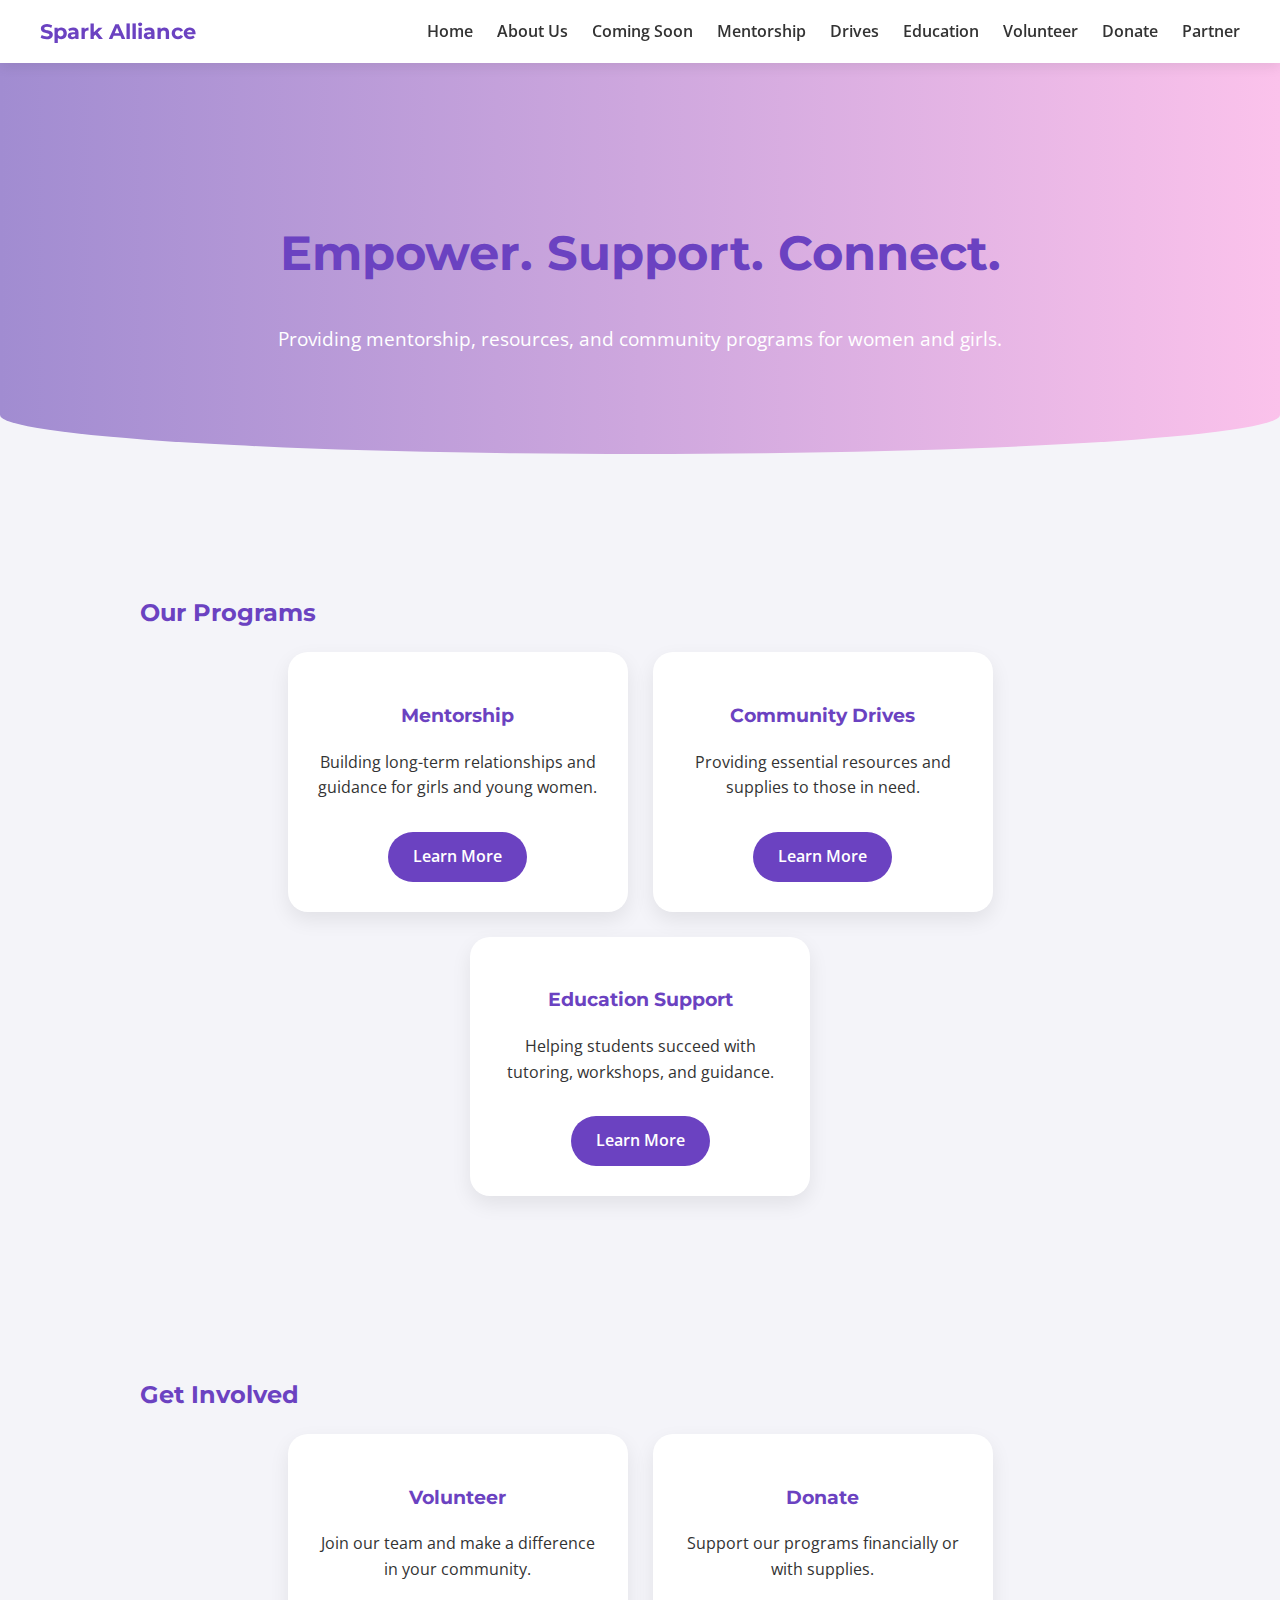
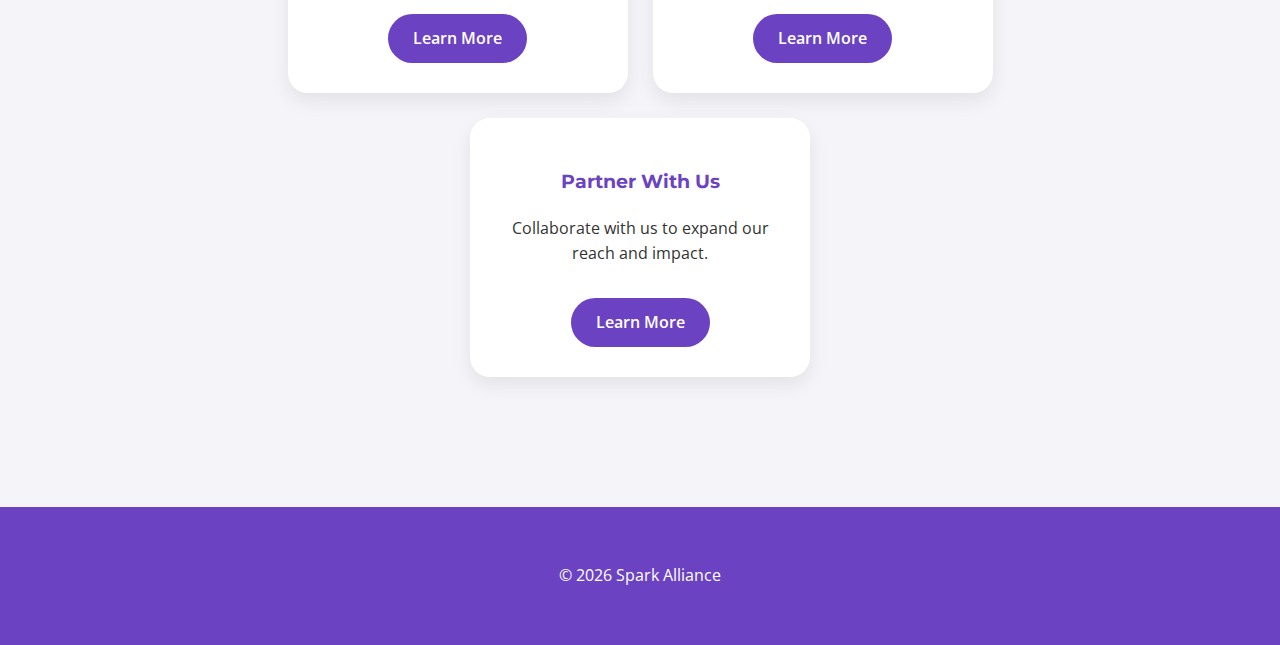
<file: index.html>
<!DOCTYPE html>
<html lang="en">
<head>
<meta charset="UTF-8">
<meta name="viewport" content="width=device-width, initial-scale=1.0">
<title>Spark Alliance</title>
<link href="https://fonts.googleapis.com/css2?family=Montserrat:wght@600&family=Open+Sans&display=swap" rel="stylesheet">
<link rel="stylesheet" href="style.css">
</head>
<body>

<nav class="navbar">
    <div class="logo">Spark Alliance</div>
    <div class="nav-links">
        <a href="index.html">Home</a>
        <a href="about.html">About Us</a>
	<a href="coming-soon.html">Coming Soon</a>
        <a href="mentorship.html">Mentorship</a>
        <a href="drives.html">Drives</a>
        <a href="education.html">Education</a>
        <a href="volunteer.html">Volunteer</a>
        <a href="donate.html">Donate</a>
        <a href="partner.html">Partner</a>
    </div>
</nav>

<header>
    <h1>Empower. Support. Connect.</h1>
    <p>Providing mentorship, resources, and community programs for women and girls.</p>
</header>

<section>
<h2>Our Programs</h2>
<div class="cards">
    <div class="card">
        <h3>Mentorship</h3>
        <p>Building long-term relationships and guidance for girls and young women.</p>
        <a href="mentorship.html">Learn More</a>
    </div>
    <div class="card">
        <h3>Community Drives</h3>
        <p>Providing essential resources and supplies to those in need.</p>
        <a href="drives.html">Learn More</a>
    </div>
    <div class="card">
        <h3>Education Support</h3>
        <p>Helping students succeed with tutoring, workshops, and guidance.</p>
        <a href="education.html">Learn More</a>
    </div>
</div>
</section>

<section>
<h2>Get Involved</h2>
<div class="cards">
    <div class="card">
        <h3>Volunteer</h3>
        <p>Join our team and make a difference in your community.</p>
        <a href="volunteer.html">Learn More</a>
    </div>
    <div class="card">
        <h3>Donate</h3>
        <p>Support our programs financially or with supplies.</p>
        <a href="donate.html">Learn More</a>
    </div>
    <div class="card">
        <h3>Partner With Us</h3>
        <p>Collaborate with us to expand our reach and impact.</p>
        <a href="partner.html">Learn More</a>
    </div>
</div>
</section>

<footer>
<p>© 2026 Spark Alliance</p>
</footer>

</body>
</html>
</file>
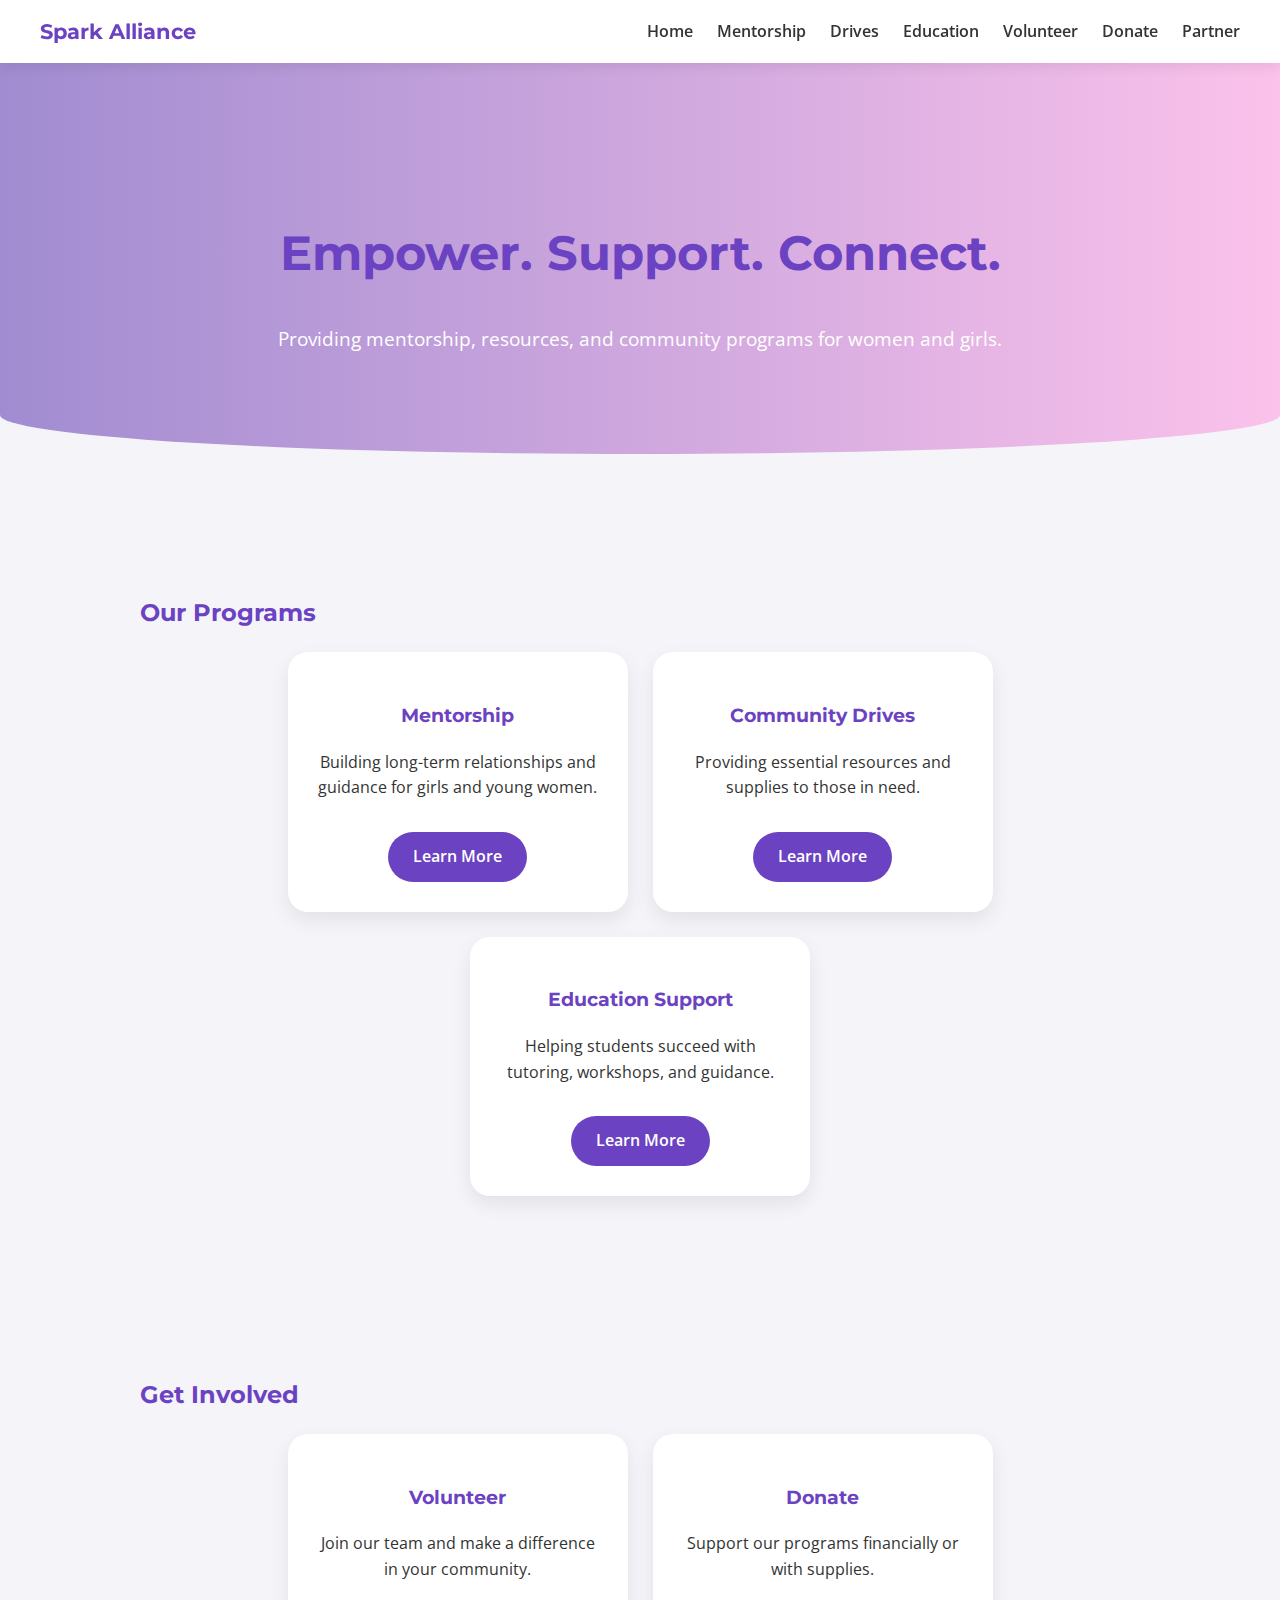
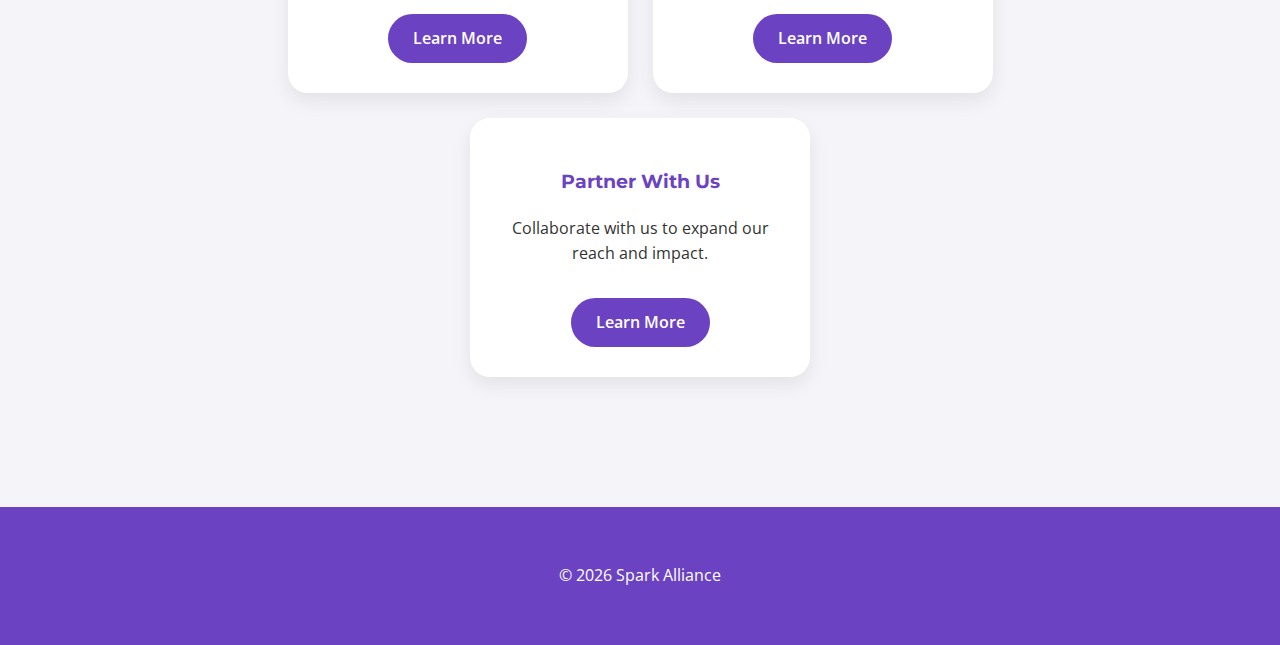
<file: SparkAllianceWebsite/index.html>
<!DOCTYPE html>
<html lang="en">
<head>
<meta charset="UTF-8">
<meta name="viewport" content="width=device-width, initial-scale=1.0">
<title>Spark Alliance</title>
<link href="https://fonts.googleapis.com/css2?family=Montserrat:wght@600&family=Open+Sans&display=swap" rel="stylesheet">
<link rel="stylesheet" href="style.css">
</head>
<body>

<nav class="navbar">
    <div class="logo">Spark Alliance</div>
    <div class="nav-links">
        <a href="index.html">Home</a>
        <a href="mentorship.html">Mentorship</a>
        <a href="drives.html">Drives</a>
        <a href="education.html">Education</a>
        <a href="volunteer.html">Volunteer</a>
        <a href="donate.html">Donate</a>
        <a href="partner.html">Partner</a>
    </div>
</nav>

<header>
    <h1>Empower. Support. Connect.</h1>
    <p>Providing mentorship, resources, and community programs for women and girls.</p>
</header>

<section>
<h2>Our Programs</h2>
<div class="cards">
    <div class="card">
        <h3>Mentorship</h3>
        <p>Building long-term relationships and guidance for girls and young women.</p>
        <a href="mentorship.html">Learn More</a>
    </div>
    <div class="card">
        <h3>Community Drives</h3>
        <p>Providing essential resources and supplies to those in need.</p>
        <a href="drives.html">Learn More</a>
    </div>
    <div class="card">
        <h3>Education Support</h3>
        <p>Helping students succeed with tutoring, workshops, and guidance.</p>
        <a href="education.html">Learn More</a>
    </div>
</div>
</section>

<section>
<h2>Get Involved</h2>
<div class="cards">
    <div class="card">
        <h3>Volunteer</h3>
        <p>Join our team and make a difference in your community.</p>
        <a href="volunteer.html">Learn More</a>
    </div>
    <div class="card">
        <h3>Donate</h3>
        <p>Support our programs financially or with supplies.</p>
        <a href="donate.html">Learn More</a>
    </div>
    <div class="card">
        <h3>Partner With Us</h3>
        <p>Collaborate with us to expand our reach and impact.</p>
        <a href="partner.html">Learn More</a>
    </div>
</div>
</section>

<footer>
<p>© 2026 Spark Alliance</p>
</footer>

</body>
</html>
</file>
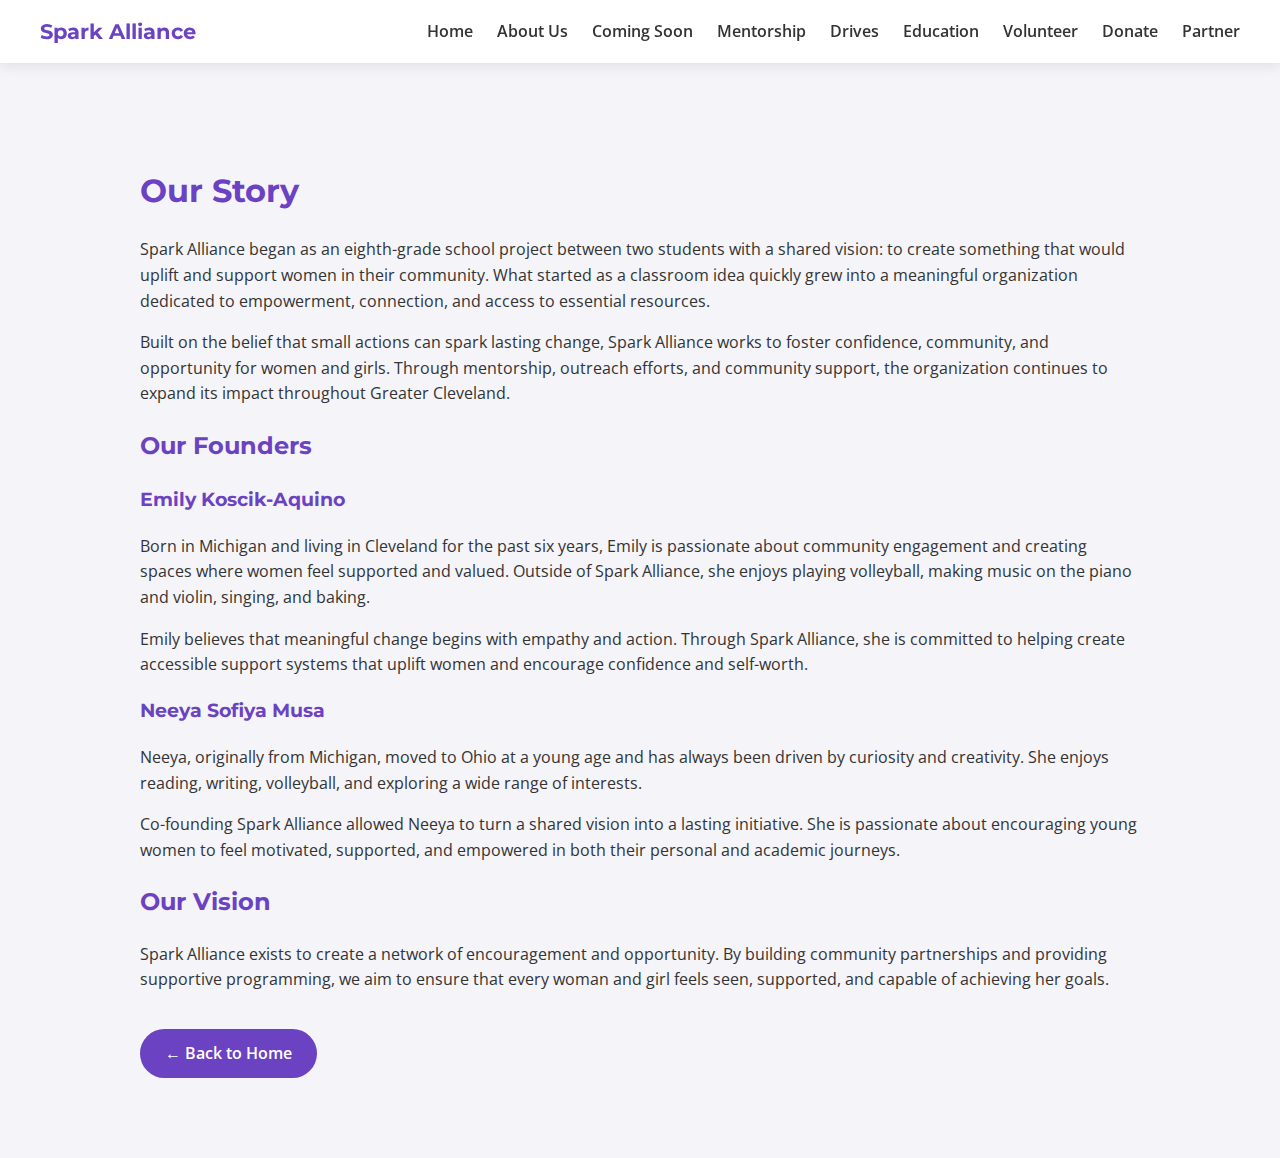
<file: about.html>
<!DOCTYPE html>
<html lang="en">
<head>
<meta charset="UTF-8">
<title>About Us | Spark Alliance</title>
<link href="https://fonts.googleapis.com/css2?family=Montserrat:wght@600&family=Open+Sans&display=swap" rel="stylesheet">
<link rel="stylesheet" href="style.css">
</head>
<body>

<nav class="navbar">
    <div class="logo">Spark Alliance</div>
    <div class="nav-links">
        <a href="index.html">Home</a>
        <a href="about.html">About Us</a>
	<a href="coming-soon.html">Coming Soon</a>
        <a href="mentorship.html">Mentorship</a>
        <a href="drives.html">Drives</a>
        <a href="education.html">Education</a>
        <a href="volunteer.html">Volunteer</a>
        <a href="donate.html">Donate</a>
        <a href="partner.html">Partner</a>
    </div>
</nav>

<section>

<h1>Our Story</h1>

<p>
Spark Alliance began as an eighth-grade school project between two students with a shared vision: 
to create something that would uplift and support women in their community. What started as a classroom idea 
quickly grew into a meaningful organization dedicated to empowerment, connection, and access to essential resources.
</p>

<p>
Built on the belief that small actions can spark lasting change, Spark Alliance works to foster confidence, 
community, and opportunity for women and girls. Through mentorship, outreach efforts, and community support, 
the organization continues to expand its impact throughout Greater Cleveland.
</p>

<h2>Our Founders</h2>

<h3>Emily Koscik-Aquino</h3>
<p>
Born in Michigan and living in Cleveland for the past six years, Emily is passionate about community engagement 
and creating spaces where women feel supported and valued. Outside of Spark Alliance, she enjoys playing volleyball, 
making music on the piano and violin, singing, and baking. 
</p>

<p>
Emily believes that meaningful change begins with empathy and action. Through Spark Alliance, she is committed 
to helping create accessible support systems that uplift women and encourage confidence and self-worth.
</p>

<h3>Neeya Sofiya Musa</h3>
<p>
Neeya, originally from Michigan, moved to Ohio at a young age and has always been driven by curiosity and creativity. 
She enjoys reading, writing, volleyball, and exploring a wide range of interests.
</p>

<p>
Co-founding Spark Alliance allowed Neeya to turn a shared vision into a lasting initiative. She is passionate about 
encouraging young women to feel motivated, supported, and empowered in both their personal and academic journeys.
</p>

<h2>Our Vision</h2>
<p>
Spark Alliance exists to create a network of encouragement and opportunity. By building community partnerships 
and providing supportive programming, we aim to ensure that every woman and girl feels seen, supported, 
and capable of achieving her goals.
</p>

<a href="index.html" class="button">← Back to Home</a>

</section>

</body>
</html>
</file>
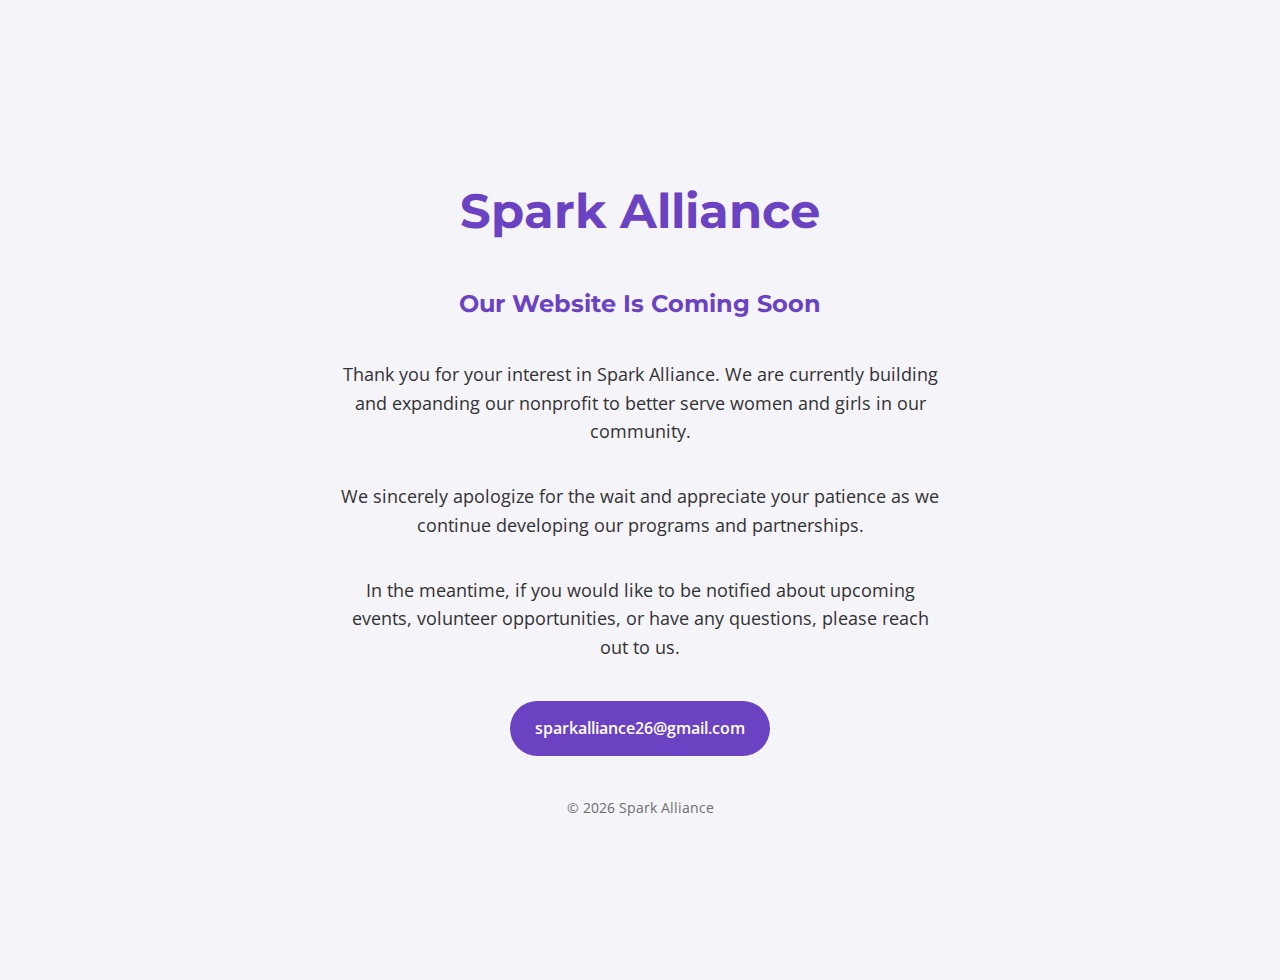
<file: coming-soon.html>
<!DOCTYPE html>
<html lang="en">
<head>
<meta charset="UTF-8">
<meta name="viewport" content="width=device-width, initial-scale=1.0">
<title>Spark Alliance | Coming Soon</title>
<link href="https://fonts.googleapis.com/css2?family=Montserrat:wght@600;700&family=Open+Sans&display=swap" rel="stylesheet">
<link rel="stylesheet" href="style.css">

<style>
/* Centered Coming Soon Layout */
.coming-container {
    min-height: 100vh;
    display: flex;
    flex-direction: column;
    justify-content: center;
    align-items: center;
    text-align: center;
    padding: 40px 20px;
}

.coming-container h1 {
    font-size: 3rem;
    margin-bottom: 15px;
}

.coming-container p {
    max-width: 600px;
    font-size: 1.1rem;
    margin-bottom: 20px;
}

.email-box {
    margin-top: 20px;
    padding: 15px 25px;
    background: #6b42c1;
    color: white;
    border-radius: 30px;
    font-weight: 600;
    text-decoration: none;
    transition: 0.3s;
}

.email-box:hover {
    background: #5331a0;
}
</style>

</head>
<body>

<div class="coming-container">

    <h1>Spark Alliance</h1>
    <h2>Our Website Is Coming Soon</h2>

    <p>
        Thank you for your interest in Spark Alliance. We are currently building and expanding our nonprofit to better serve women and girls in our community.
    </p>

    <p>
        We sincerely apologize for the wait and appreciate your patience as we continue developing our programs and partnerships.
    </p>

    <p>
        In the meantime, if you would like to be notified about upcoming events, volunteer opportunities, or have any questions, please reach out to us.
    </p>

    <a href="mailto:sparkalliance26@gmail.com" class="email-box">
        sparkalliance26@gmail.com
    </a>

    <p style="margin-top:40px; font-size:0.9rem; opacity:0.7;">
        © 2026 Spark Alliance
    </p>

</div>

</body>
</html>
</file>
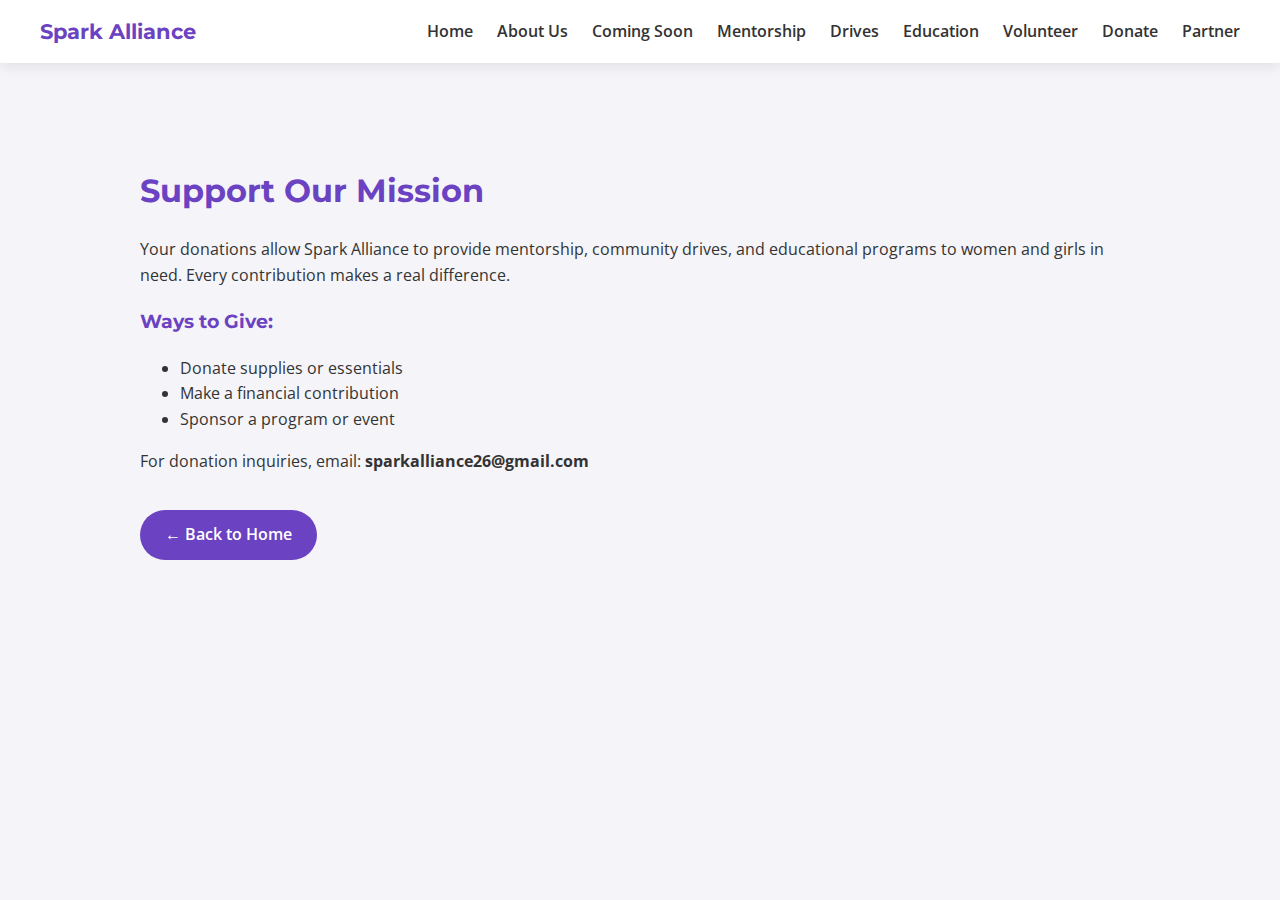
<file: donate.html>
<!DOCTYPE html>
<html lang="en">
<head>
<meta charset="UTF-8">
<title>Donate | Spark Alliance</title>
<link href="https://fonts.googleapis.com/css2?family=Montserrat:wght@600&family=Open+Sans&display=swap" rel="stylesheet">
<link rel="stylesheet" href="style.css">
</head>
<body>

<nav class="navbar">
    <div class="logo">Spark Alliance</div>
    <div class="nav-links">
        <a href="index.html">Home</a>
        <a href="about.html">About Us</a>
	<a href="coming-soon.html">Coming Soon</a>
        <a href="mentorship.html">Mentorship</a>
        <a href="drives.html">Drives</a>
        <a href="education.html">Education</a>
        <a href="volunteer.html">Volunteer</a>
        <a href="donate.html">Donate</a>
        <a href="partner.html">Partner</a>
    </div>
</nav>

<section>
<h1>Support Our Mission</h1>
<p>
Your donations allow Spark Alliance to provide mentorship, community drives, and educational programs to women and girls in need. Every contribution makes a real difference.
</p>
<h3>Ways to Give:</h3>
<ul>
    <li>Donate supplies or essentials</li>
    <li>Make a financial contribution</li>
    <li>Sponsor a program or event</li>
</ul>
<p>For donation inquiries, email: <strong>sparkalliance26@gmail.com</strong></p>
<a href="index.html" class="button">← Back to Home</a>
</section>

</body>
</html>
</file>
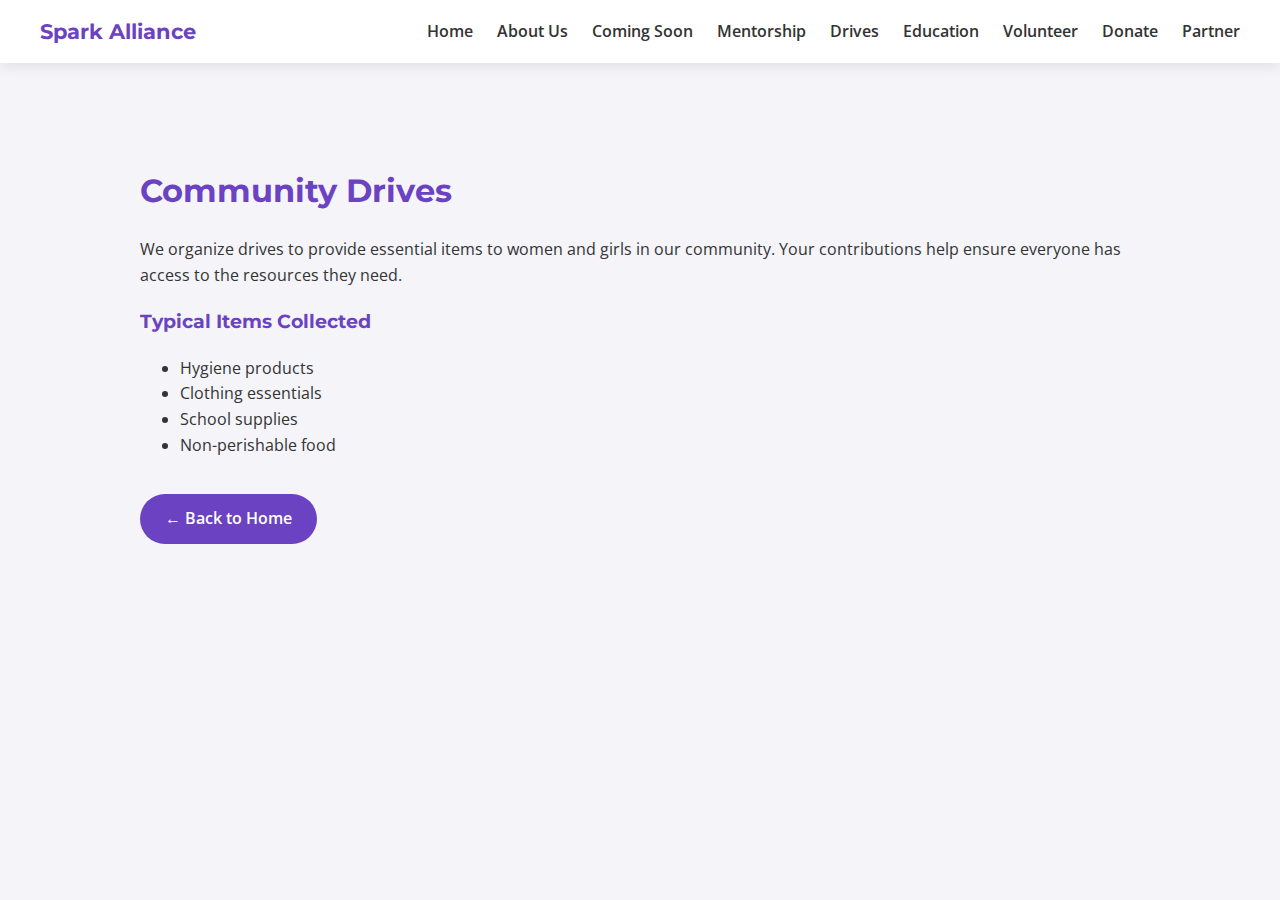
<file: drives.html>
<!DOCTYPE html>
<html lang="en">
<head>
<meta charset="UTF-8">
<title>Community Drives | Spark Alliance</title>
<link href="https://fonts.googleapis.com/css2?family=Montserrat:wght@600&family=Open+Sans&display=swap" rel="stylesheet">
<link rel="stylesheet" href="style.css">
</head>
<body>

<nav class="navbar">
    <div class="logo">Spark Alliance</div>
    <div class="nav-links">
        <a href="index.html">Home</a>
        <a href="about.html">About Us</a>
	<a href="coming-soon.html">Coming Soon</a>
        <a href="mentorship.html">Mentorship</a>
        <a href="drives.html">Drives</a>
        <a href="education.html">Education</a>
        <a href="volunteer.html">Volunteer</a>
        <a href="donate.html">Donate</a>
        <a href="partner.html">Partner</a>
    </div>
</nav>

<section>
<h1>Community Drives</h1>
<p>
We organize drives to provide essential items to women and girls in our community. Your contributions help ensure everyone has access to the resources they need.
</p>
<h3>Typical Items Collected</h3>
<ul>
    <li>Hygiene products</li>
    <li>Clothing essentials</li>
    <li>School supplies</li>
    <li>Non-perishable food</li>
</ul>
<a href="index.html" class="button">← Back to Home</a>
</section>

</body>
</html>
</file>
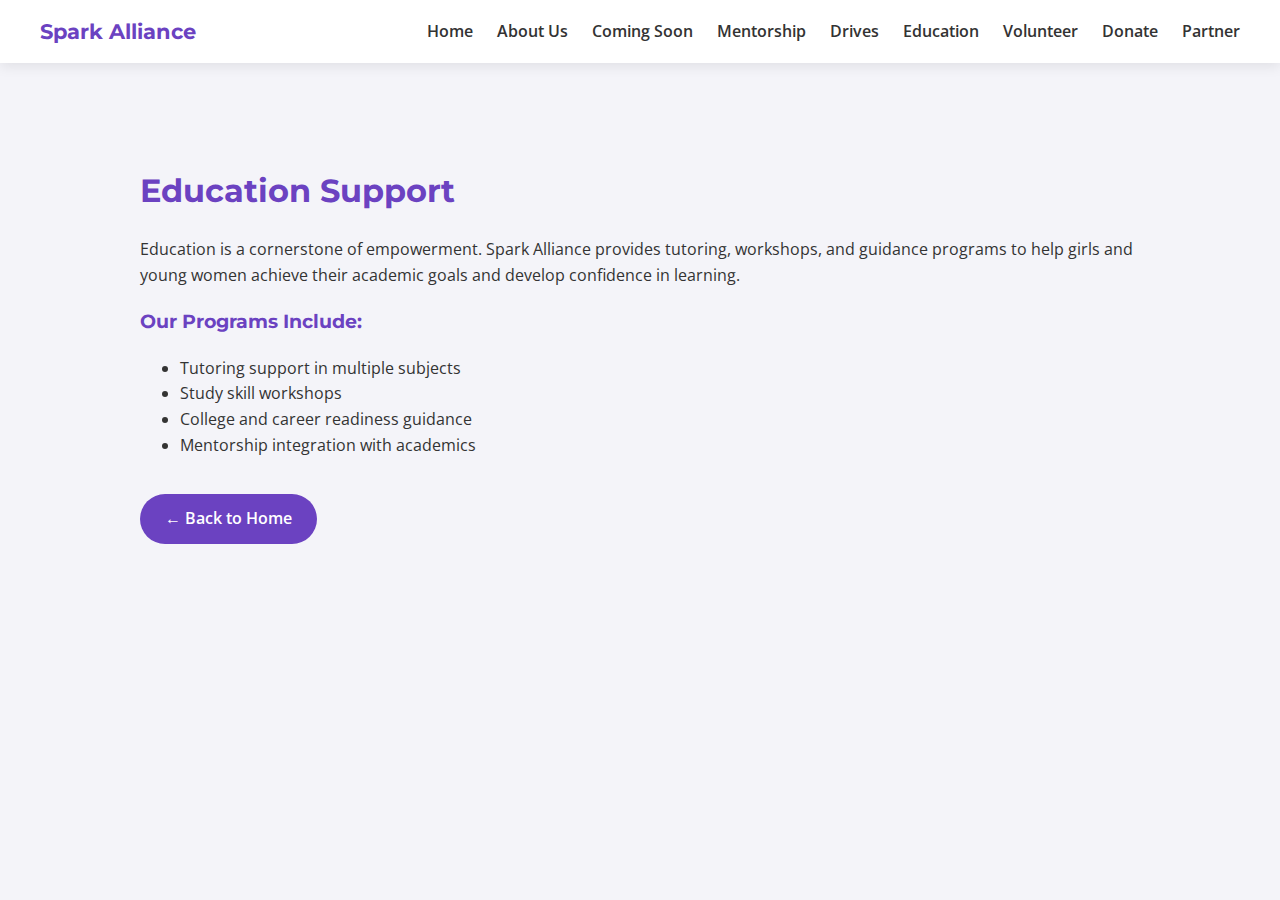
<file: education.html>
<!DOCTYPE html>
<html lang="en">
<head>
<meta charset="UTF-8">
<title>Education Support | Spark Alliance</title>
<link href="https://fonts.googleapis.com/css2?family=Montserrat:wght@600&family=Open+Sans&display=swap" rel="stylesheet">
<link rel="stylesheet" href="style.css">
</head>
<body>

<nav class="navbar">
    <div class="logo">Spark Alliance</div>
    <div class="nav-links">
        <a href="index.html">Home</a>
        <a href="about.html">About Us</a>
	<a href="coming-soon.html">Coming Soon</a>
        <a href="mentorship.html">Mentorship</a>
        <a href="drives.html">Drives</a>
        <a href="education.html">Education</a>
        <a href="volunteer.html">Volunteer</a>
        <a href="donate.html">Donate</a>
        <a href="partner.html">Partner</a>
    </div>
</nav>

<section>
<h1>Education Support</h1>
<p>
Education is a cornerstone of empowerment. Spark Alliance provides tutoring, workshops, and guidance programs to help girls and young women achieve their academic goals and develop confidence in learning.
</p>
<h3>Our Programs Include:</h3>
<ul>
    <li>Tutoring support in multiple subjects</li>
    <li>Study skill workshops</li>
    <li>College and career readiness guidance</li>
    <li>Mentorship integration with academics</li>
</ul>
<a href="index.html" class="button">← Back to Home</a>
</section>

</body>
</html>
</file>
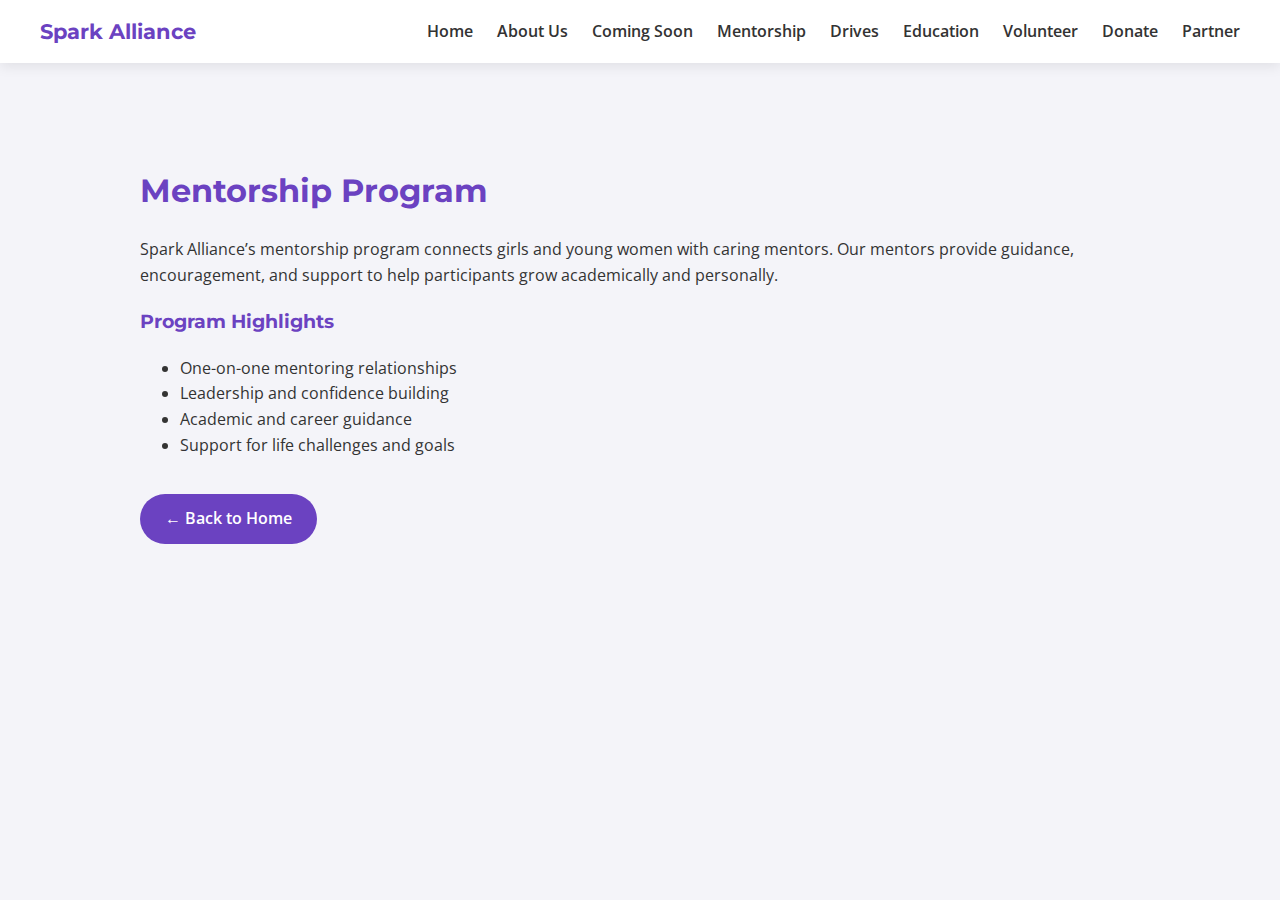
<file: mentorship.html>
<!DOCTYPE html>
<html lang="en">
<head>
<meta charset="UTF-8">
<title>Mentorship | Spark Alliance</title>
<link href="https://fonts.googleapis.com/css2?family=Montserrat:wght@600&family=Open+Sans&display=swap" rel="stylesheet">
<link rel="stylesheet" href="style.css">
</head>
<body>

<nav class="navbar">
    <div class="logo">Spark Alliance</div>
    <div class="nav-links">
        <a href="index.html">Home</a>
        <a href="about.html">About Us</a>
	<a href="coming-soon.html">Coming Soon</a>
        <a href="mentorship.html">Mentorship</a>
        <a href="drives.html">Drives</a>
        <a href="education.html">Education</a>
        <a href="volunteer.html">Volunteer</a>
        <a href="donate.html">Donate</a>
        <a href="partner.html">Partner</a>
    </div>
</nav>

<section>
<h1>Mentorship Program</h1>
<p>
Spark Alliance’s mentorship program connects girls and young women with caring mentors. Our mentors provide guidance, encouragement, and support to help participants grow academically and personally.
</p>
<h3>Program Highlights</h3>
<ul>
    <li>One-on-one mentoring relationships</li>
    <li>Leadership and confidence building</li>
    <li>Academic and career guidance</li>
    <li>Support for life challenges and goals</li>
</ul>
<a href="index.html" class="button">← Back to Home</a>
</section>

</body>
</html>
</file>
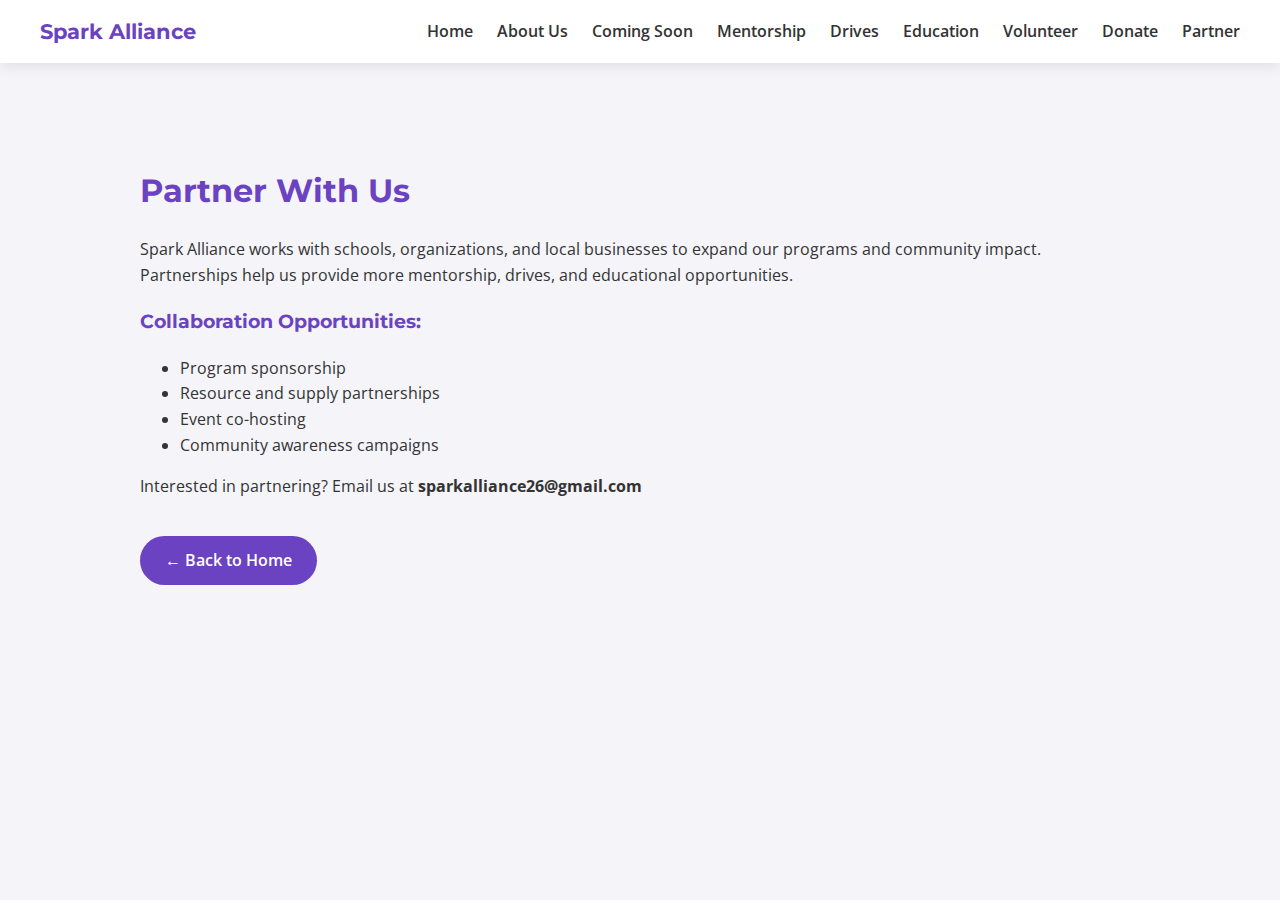
<file: partner.html>
<!DOCTYPE html>
<html lang="en">
<head>
<meta charset="UTF-8">
<title>Partner With Us | Spark Alliance</title>
<link href="https://fonts.googleapis.com/css2?family=Montserrat:wght@600&family=Open+Sans&display=swap" rel="stylesheet">
<link rel="stylesheet" href="style.css">
</head>
<body>

<nav class="navbar">
    <div class="logo">Spark Alliance</div>
    <div class="nav-links">
        <a href="index.html">Home</a>
        <a href="about.html">About Us</a>
	<a href="coming-soon.html">Coming Soon</a>
        <a href="mentorship.html">Mentorship</a>
        <a href="drives.html">Drives</a>
        <a href="education.html">Education</a>
        <a href="volunteer.html">Volunteer</a>
        <a href="donate.html">Donate</a>
        <a href="partner.html">Partner</a>
    </div>
</nav>

<section>
<h1>Partner With Us</h1>
<p>
Spark Alliance works with schools, organizations, and local businesses to expand our programs and community impact. Partnerships help us provide more mentorship, drives, and educational opportunities.
</p>
<h3>Collaboration Opportunities:</h3>
<ul>
    <li>Program sponsorship</li>
    <li>Resource and supply partnerships</li>
    <li>Event co-hosting</li>
    <li>Community awareness campaigns</li>
</ul>
<p>Interested in partnering? Email us at <strong>sparkalliance26@gmail.com</strong></p>
<a href="index.html" class="button">← Back to Home</a>
</section>

</body>
</html>
</file>
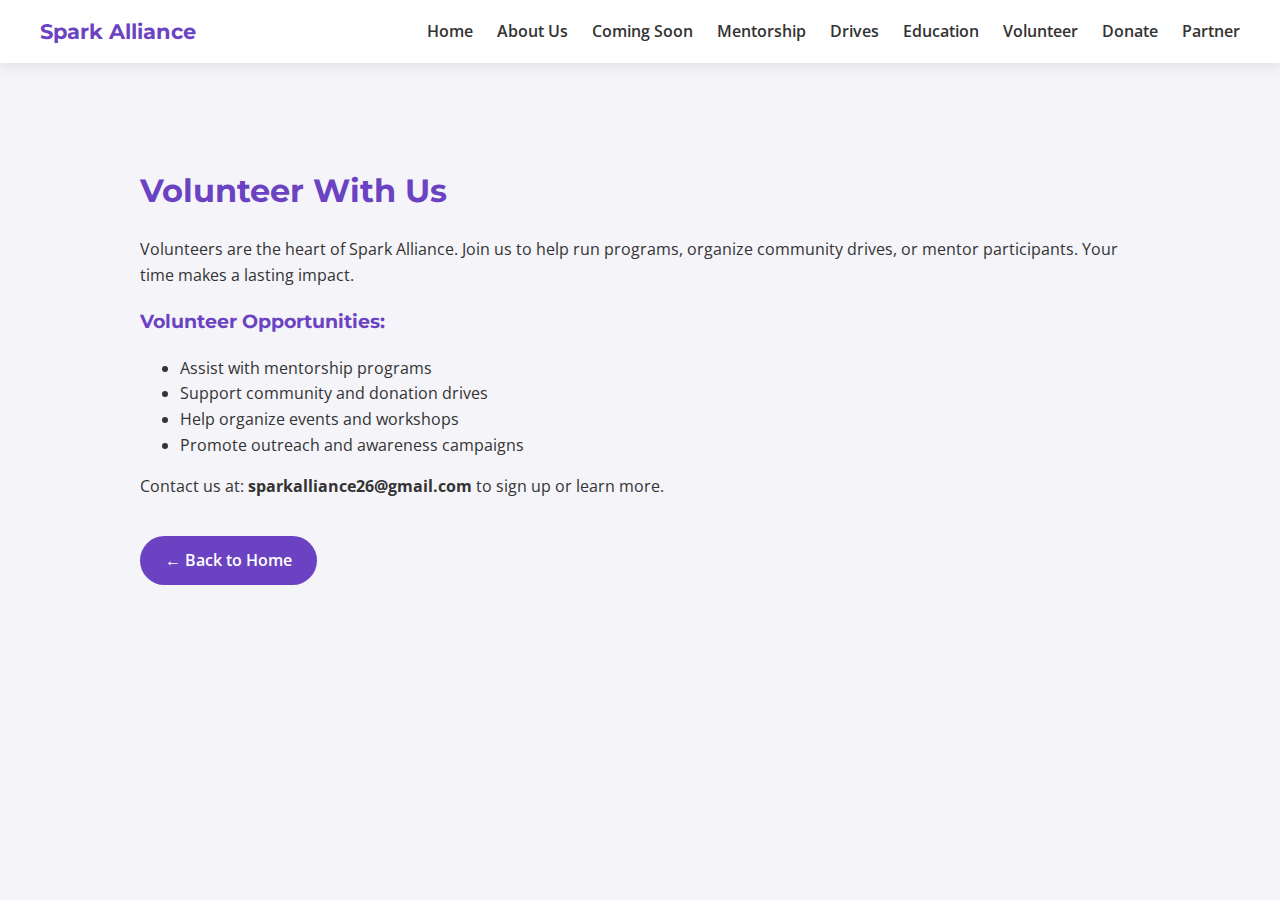
<file: volunteer.html>
<!DOCTYPE html>
<html lang="en">
<head>
<meta charset="UTF-8">
<title>Volunteer | Spark Alliance</title>
<link href="https://fonts.googleapis.com/css2?family=Montserrat:wght@600&family=Open+Sans&display=swap" rel="stylesheet">
<link rel="stylesheet" href="style.css">
</head>
<body>

<nav class="navbar">
    <div class="logo">Spark Alliance</div>
    <div class="nav-links">
        <a href="index.html">Home</a>
        <a href="about.html">About Us</a>
	<a href="coming-soon.html">Coming Soon</a>
        <a href="mentorship.html">Mentorship</a>
        <a href="drives.html">Drives</a>
        <a href="education.html">Education</a>
        <a href="volunteer.html">Volunteer</a>
        <a href="donate.html">Donate</a>
        <a href="partner.html">Partner</a>
    </div>
</nav>

<section>
<h1>Volunteer With Us</h1>
<p>
Volunteers are the heart of Spark Alliance. Join us to help run programs, organize community drives, or mentor participants. Your time makes a lasting impact.
</p>
<h3>Volunteer Opportunities:</h3>
<ul>
    <li>Assist with mentorship programs</li>
    <li>Support community and donation drives</li>
    <li>Help organize events and workshops</li>
    <li>Promote outreach and awareness campaigns</li>
</ul>
<p>Contact us at: <strong>sparkalliance26@gmail.com</strong> to sign up or learn more.</p>
<a href="index.html" class="button">← Back to Home</a>
</section>

</body>
</html>
</file>
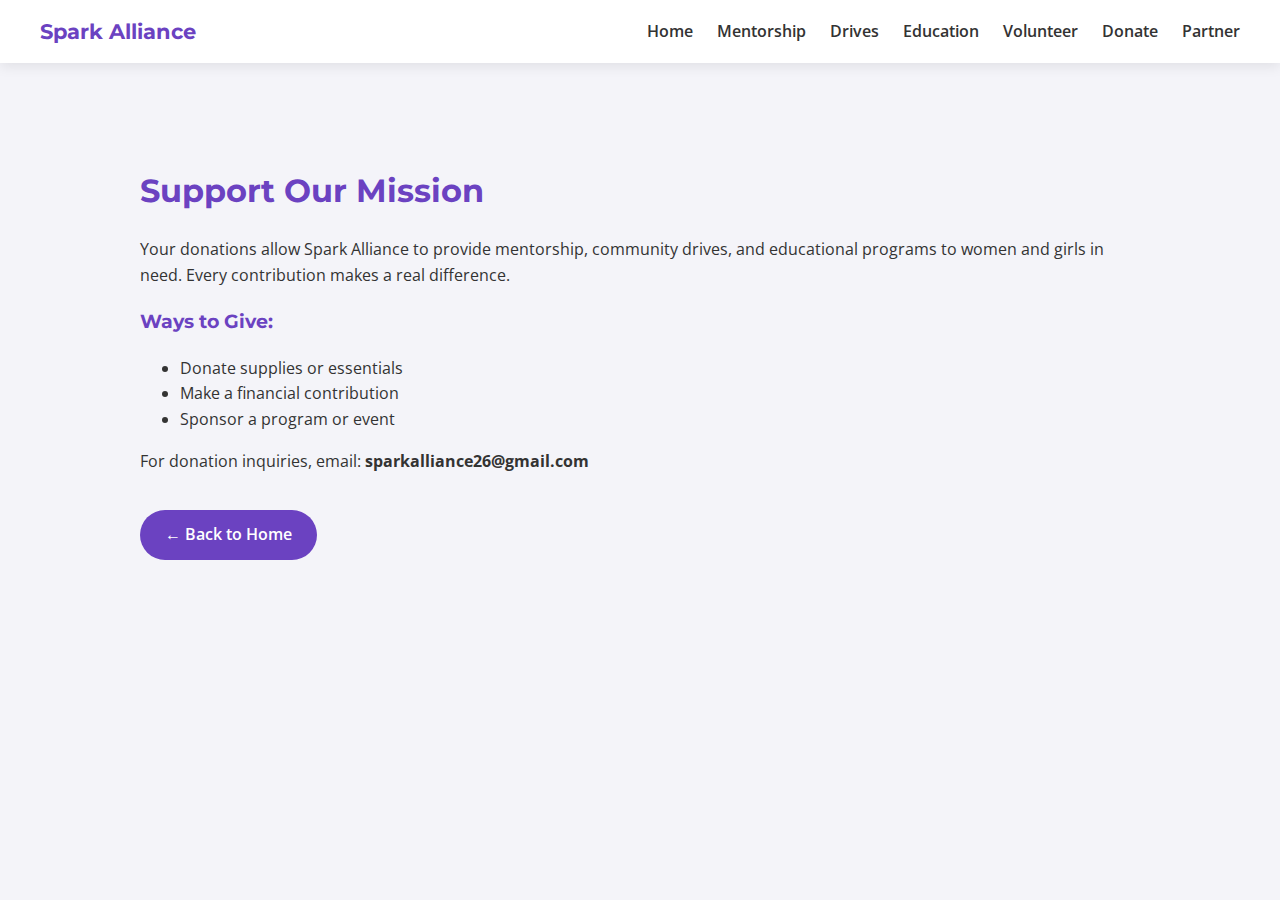
<file: SparkAllianceWebsite/donate.html>
<!DOCTYPE html>
<html lang="en">
<head>
<meta charset="UTF-8">
<title>Donate | Spark Alliance</title>
<link href="https://fonts.googleapis.com/css2?family=Montserrat:wght@600&family=Open+Sans&display=swap" rel="stylesheet">
<link rel="stylesheet" href="style.css">
</head>
<body>

<nav class="navbar">
    <div class="logo">Spark Alliance</div>
    <div class="nav-links">
        <a href="index.html">Home</a>
        <a href="mentorship.html">Mentorship</a>
        <a href="drives.html">Drives</a>
        <a href="education.html">Education</a>
        <a href="volunteer.html">Volunteer</a>
        <a href="donate.html">Donate</a>
        <a href="partner.html">Partner</a>
    </div>
</nav>

<section>
<h1>Support Our Mission</h1>
<p>
Your donations allow Spark Alliance to provide mentorship, community drives, and educational programs to women and girls in need. Every contribution makes a real difference.
</p>
<h3>Ways to Give:</h3>
<ul>
    <li>Donate supplies or essentials</li>
    <li>Make a financial contribution</li>
    <li>Sponsor a program or event</li>
</ul>
<p>For donation inquiries, email: <strong>sparkalliance26@gmail.com</strong></p>
<a href="index.html" class="button">← Back to Home</a>
</section>

</body>
</html>
</file>
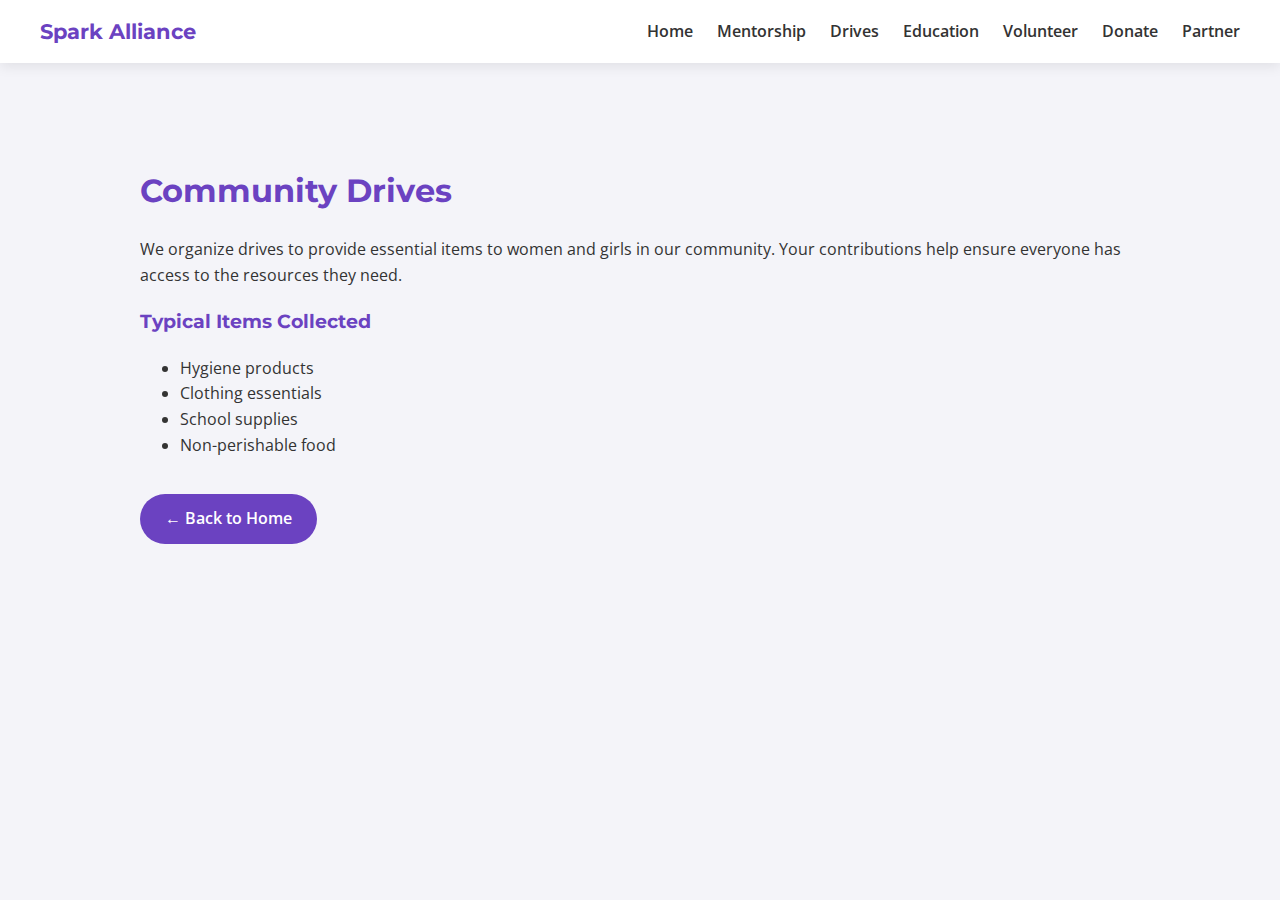
<file: SparkAllianceWebsite/drives.html>
<!DOCTYPE html>
<html lang="en">
<head>
<meta charset="UTF-8">
<title>Community Drives | Spark Alliance</title>
<link href="https://fonts.googleapis.com/css2?family=Montserrat:wght@600&family=Open+Sans&display=swap" rel="stylesheet">
<link rel="stylesheet" href="style.css">
</head>
<body>

<nav class="navbar">
    <div class="logo">Spark Alliance</div>
    <div class="nav-links">
        <a href="index.html">Home</a>
        <a href="mentorship.html">Mentorship</a>
        <a href="drives.html">Drives</a>
        <a href="education.html">Education</a>
        <a href="volunteer.html">Volunteer</a>
        <a href="donate.html">Donate</a>
        <a href="partner.html">Partner</a>
    </div>
</nav>

<section>
<h1>Community Drives</h1>
<p>
We organize drives to provide essential items to women and girls in our community. Your contributions help ensure everyone has access to the resources they need.
</p>
<h3>Typical Items Collected</h3>
<ul>
    <li>Hygiene products</li>
    <li>Clothing essentials</li>
    <li>School supplies</li>
    <li>Non-perishable food</li>
</ul>
<a href="index.html" class="button">← Back to Home</a>
</section>

</body>
</html>
</file>
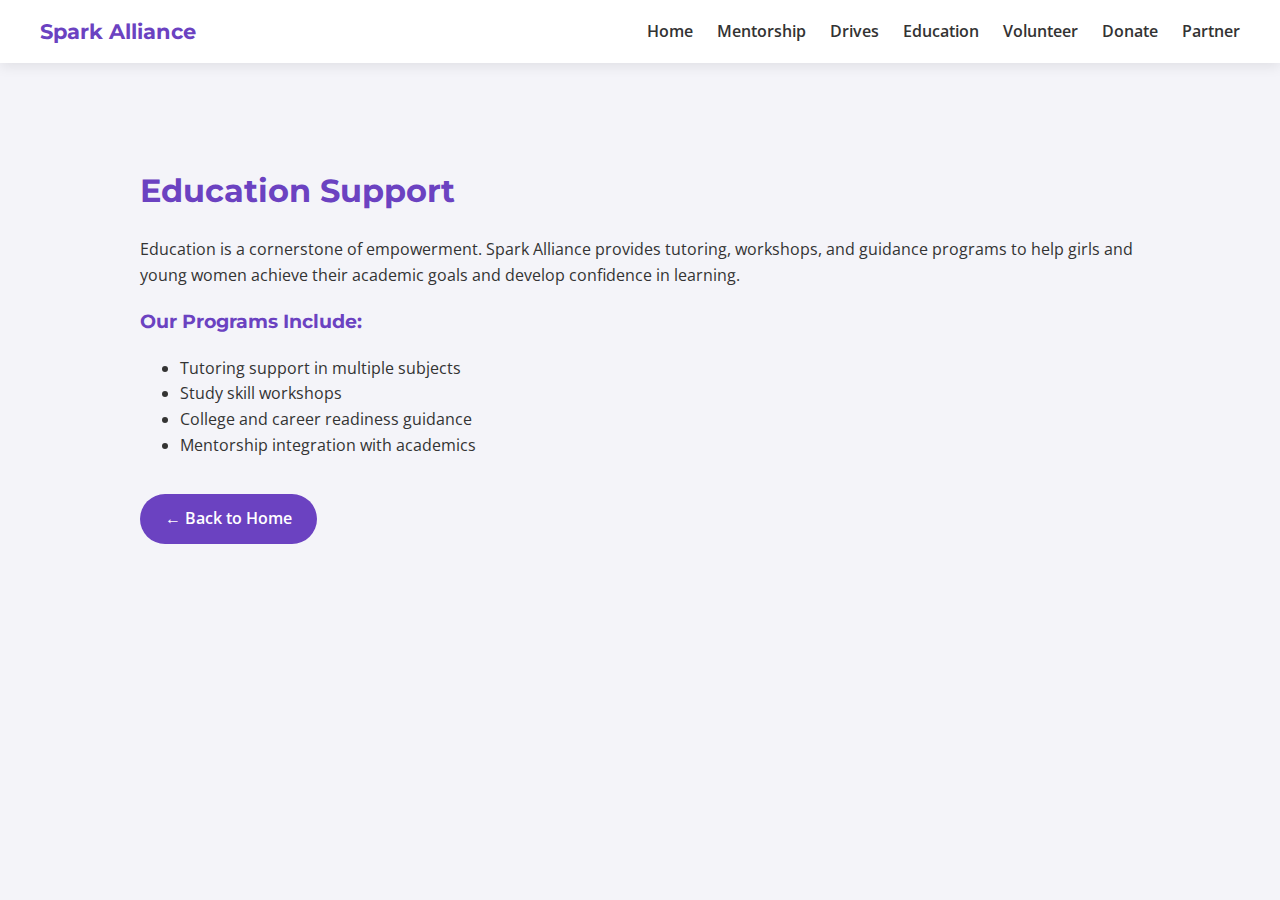
<file: SparkAllianceWebsite/education.html>
<!DOCTYPE html>
<html lang="en">
<head>
<meta charset="UTF-8">
<title>Education Support | Spark Alliance</title>
<link href="https://fonts.googleapis.com/css2?family=Montserrat:wght@600&family=Open+Sans&display=swap" rel="stylesheet">
<link rel="stylesheet" href="style.css">
</head>
<body>

<nav class="navbar">
    <div class="logo">Spark Alliance</div>
    <div class="nav-links">
        <a href="index.html">Home</a>
        <a href="mentorship.html">Mentorship</a>
        <a href="drives.html">Drives</a>
        <a href="education.html">Education</a>
        <a href="volunteer.html">Volunteer</a>
        <a href="donate.html">Donate</a>
        <a href="partner.html">Partner</a>
    </div>
</nav>

<section>
<h1>Education Support</h1>
<p>
Education is a cornerstone of empowerment. Spark Alliance provides tutoring, workshops, and guidance programs to help girls and young women achieve their academic goals and develop confidence in learning.
</p>
<h3>Our Programs Include:</h3>
<ul>
    <li>Tutoring support in multiple subjects</li>
    <li>Study skill workshops</li>
    <li>College and career readiness guidance</li>
    <li>Mentorship integration with academics</li>
</ul>
<a href="index.html" class="button">← Back to Home</a>
</section>

</body>
</html>
</file>
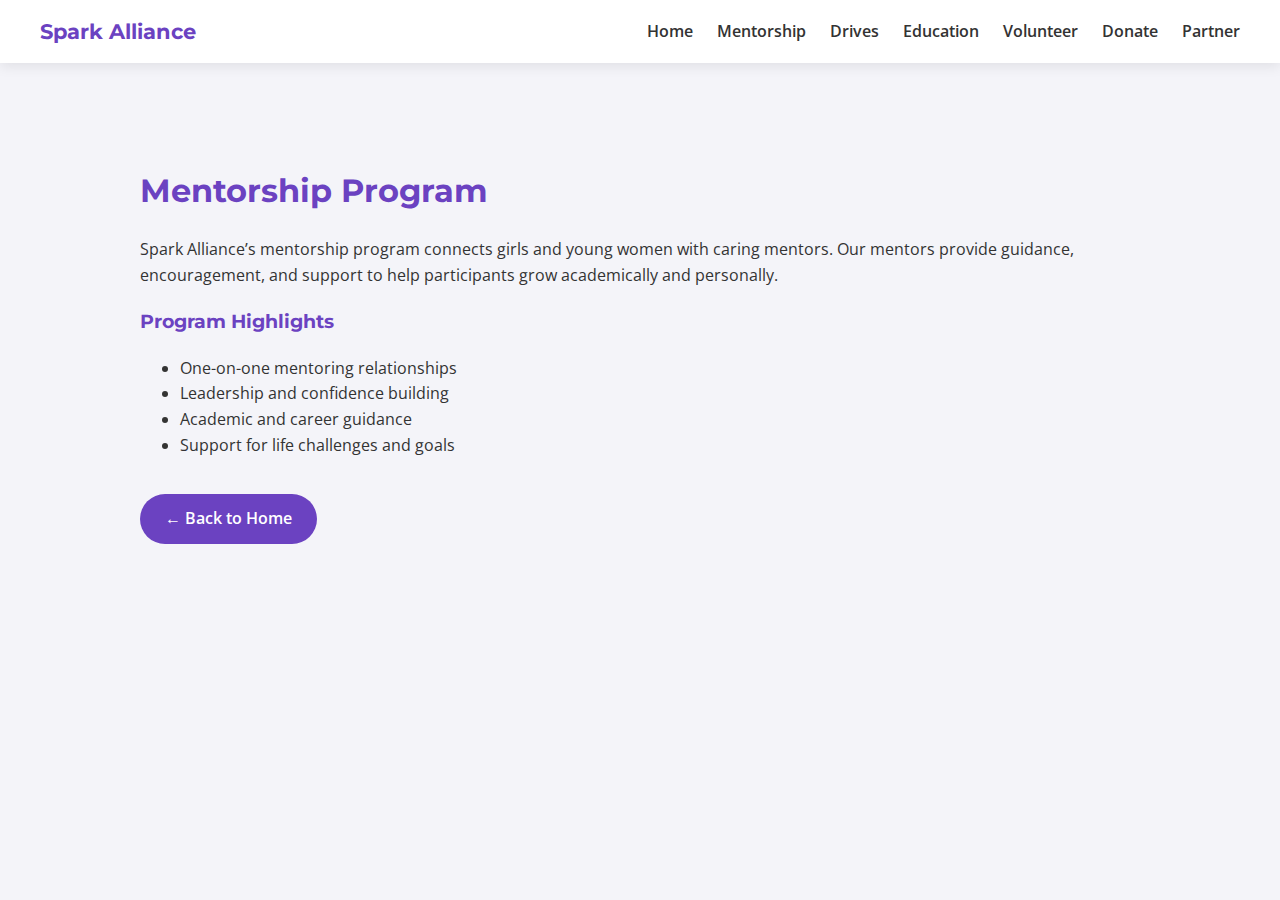
<file: SparkAllianceWebsite/mentorship.html>
<!DOCTYPE html>
<html lang="en">
<head>
<meta charset="UTF-8">
<title>Mentorship | Spark Alliance</title>
<link href="https://fonts.googleapis.com/css2?family=Montserrat:wght@600&family=Open+Sans&display=swap" rel="stylesheet">
<link rel="stylesheet" href="style.css">
</head>
<body>

<nav class="navbar">
    <div class="logo">Spark Alliance</div>
    <div class="nav-links">
        <a href="index.html">Home</a>
        <a href="mentorship.html">Mentorship</a>
        <a href="drives.html">Drives</a>
        <a href="education.html">Education</a>
        <a href="volunteer.html">Volunteer</a>
        <a href="donate.html">Donate</a>
        <a href="partner.html">Partner</a>
    </div>
</nav>

<section>
<h1>Mentorship Program</h1>
<p>
Spark Alliance’s mentorship program connects girls and young women with caring mentors. Our mentors provide guidance, encouragement, and support to help participants grow academically and personally.
</p>
<h3>Program Highlights</h3>
<ul>
    <li>One-on-one mentoring relationships</li>
    <li>Leadership and confidence building</li>
    <li>Academic and career guidance</li>
    <li>Support for life challenges and goals</li>
</ul>
<a href="index.html" class="button">← Back to Home</a>
</section>

</body>
</html>
</file>
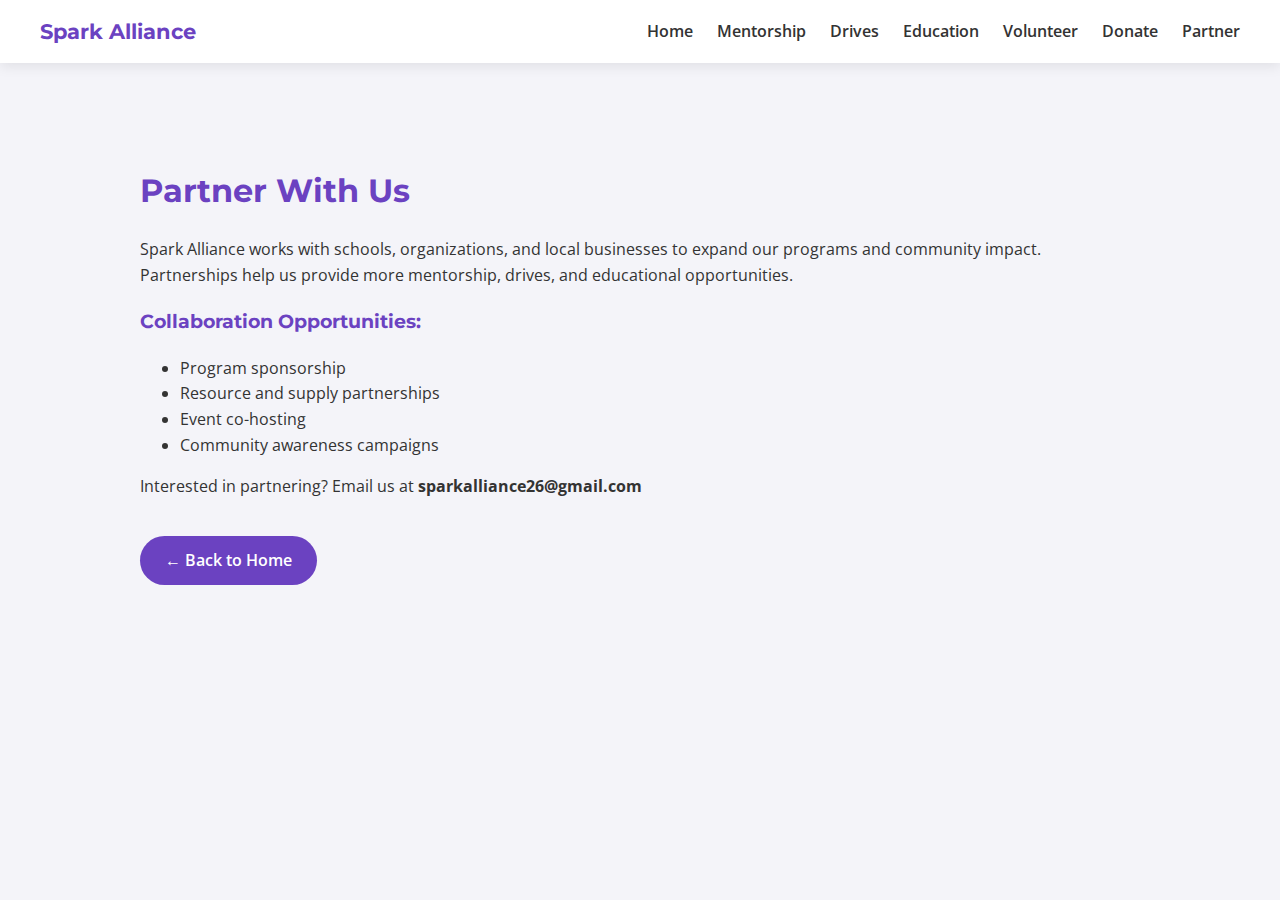
<file: SparkAllianceWebsite/partner.html>
<!DOCTYPE html>
<html lang="en">
<head>
<meta charset="UTF-8">
<title>Partner With Us | Spark Alliance</title>
<link href="https://fonts.googleapis.com/css2?family=Montserrat:wght@600&family=Open+Sans&display=swap" rel="stylesheet">
<link rel="stylesheet" href="style.css">
</head>
<body>

<nav class="navbar">
    <div class="logo">Spark Alliance</div>
    <div class="nav-links">
        <a href="index.html">Home</a>
        <a href="mentorship.html">Mentorship</a>
        <a href="drives.html">Drives</a>
        <a href="education.html">Education</a>
        <a href="volunteer.html">Volunteer</a>
        <a href="donate.html">Donate</a>
        <a href="partner.html">Partner</a>
    </div>
</nav>

<section>
<h1>Partner With Us</h1>
<p>
Spark Alliance works with schools, organizations, and local businesses to expand our programs and community impact. Partnerships help us provide more mentorship, drives, and educational opportunities.
</p>
<h3>Collaboration Opportunities:</h3>
<ul>
    <li>Program sponsorship</li>
    <li>Resource and supply partnerships</li>
    <li>Event co-hosting</li>
    <li>Community awareness campaigns</li>
</ul>
<p>Interested in partnering? Email us at <strong>sparkalliance26@gmail.com</strong></p>
<a href="index.html" class="button">← Back to Home</a>
</section>

</body>
</html>
</file>
<file: style.css>
/* Base Styles */
body {
    margin:0;
    font-family:'Open Sans', sans-serif;
    background:#f4f4f9;
    color:#333;
    line-height:1.6;
}

h1, h2, h3 {
    font-family:'Montserrat', sans-serif;
    color:#6b42c1;
}

p {
    font-size:1rem;
}

/* Navigation Bar */
.navbar {
    background:#ffffff;
    display:flex;
    justify-content:space-between;
    align-items:center;
    padding:15px 40px;
    box-shadow:0 4px 12px rgba(0,0,0,0.08);
    position:sticky;
    top:0;
    z-index:1000;
}

.navbar .logo {
    font-family:'Montserrat', sans-serif;
    font-weight:700;
    color:#6b42c1;
    font-size:1.3rem;
}

.navbar .nav-links a {
    margin-left:20px;
    text-decoration:none;
    color:#333;
    font-weight:600;
    transition:0.3s;
}

.navbar .nav-links a:hover {
    color:#6b42c1;
}

/* Sections */
section {
    padding:80px 20px;
    max-width:1000px;
    margin:auto;
}

header {
    text-align:center;
    padding:120px 20px 80px 20px;
    background: linear-gradient(to right, #a18cd1, #fbc2eb);
    color:white;
    border-radius:0 0 50% 50%/0 0 10% 10%;
    margin-bottom:40px;
}

header h1 {
    font-size:3rem;
}

header p {
    font-size:1.2rem;
    margin-top:10px;
}

/* Cards */
.cards {
    display:flex;
    flex-wrap:wrap;
    gap:25px;
    justify-content:center;
}

.card {
    background:white;
    padding:30px;
    border-radius:20px;
    box-shadow:0 8px 20px rgba(0,0,0,0.08);
    width:280px;
    text-align:center;
    transition:0.3s;
}

.card:hover {
    transform:translateY(-5px);
    box-shadow:0 12px 25px rgba(0,0,0,0.12);
}

.card a {
    display:inline-block;
    margin-top:15px;
    padding:12px 25px;
    background:#6b42c1;
    color:white;
    border-radius:25px;
    text-decoration:none;
    font-weight:600;
    transition:0.3s;
}

.card a:hover {
    background:#5331a0;
}

/* Buttons */
.button {
    display:inline-block;
    margin-top:20px;
    padding:12px 25px;
    background:#6b42c1;
    color:white;
    border-radius:25px;
    text-decoration:none;
    font-weight:600;
    transition:0.3s;
}

.button:hover {
    background:#5331a0;
}

/* Footer */
footer {
    text-align:center;
    padding:40px 20px;
    background:#6b42c1;
    color:white;
    font-size:0.9rem;
    margin-top:50px;
}
</file>
<file: SparkAllianceWebsite/style.css>
/* Base Styles */
body {
    margin:0;
    font-family:'Open Sans', sans-serif;
    background:#f4f4f9;
    color:#333;
    line-height:1.6;
}

h1, h2, h3 {
    font-family:'Montserrat', sans-serif;
    color:#6b42c1;
}

p {
    font-size:1rem;
}

/* Navigation Bar */
.navbar {
    background:#ffffff;
    display:flex;
    justify-content:space-between;
    align-items:center;
    padding:15px 40px;
    box-shadow:0 4px 12px rgba(0,0,0,0.08);
    position:sticky;
    top:0;
    z-index:1000;
}

.navbar .logo {
    font-family:'Montserrat', sans-serif;
    font-weight:700;
    color:#6b42c1;
    font-size:1.3rem;
}

.navbar .nav-links a {
    margin-left:20px;
    text-decoration:none;
    color:#333;
    font-weight:600;
    transition:0.3s;
}

.navbar .nav-links a:hover {
    color:#6b42c1;
}

/* Sections */
section {
    padding:80px 20px;
    max-width:1000px;
    margin:auto;
}

header {
    text-align:center;
    padding:120px 20px 80px 20px;
    background: linear-gradient(to right, #a18cd1, #fbc2eb);
    color:white;
    border-radius:0 0 50% 50%/0 0 10% 10%;
    margin-bottom:40px;
}

header h1 {
    font-size:3rem;
}

header p {
    font-size:1.2rem;
    margin-top:10px;
}

/* Cards */
.cards {
    display:flex;
    flex-wrap:wrap;
    gap:25px;
    justify-content:center;
}

.card {
    background:white;
    padding:30px;
    border-radius:20px;
    box-shadow:0 8px 20px rgba(0,0,0,0.08);
    width:280px;
    text-align:center;
    transition:0.3s;
}

.card:hover {
    transform:translateY(-5px);
    box-shadow:0 12px 25px rgba(0,0,0,0.12);
}

.card a {
    display:inline-block;
    margin-top:15px;
    padding:12px 25px;
    background:#6b42c1;
    color:white;
    border-radius:25px;
    text-decoration:none;
    font-weight:600;
    transition:0.3s;
}

.card a:hover {
    background:#5331a0;
}

/* Buttons */
.button {
    display:inline-block;
    margin-top:20px;
    padding:12px 25px;
    background:#6b42c1;
    color:white;
    border-radius:25px;
    text-decoration:none;
    font-weight:600;
    transition:0.3s;
}

.button:hover {
    background:#5331a0;
}

/* Footer */
footer {
    text-align:center;
    padding:40px 20px;
    background:#6b42c1;
    color:white;
    font-size:0.9rem;
    margin-top:50px;
}
</file>
